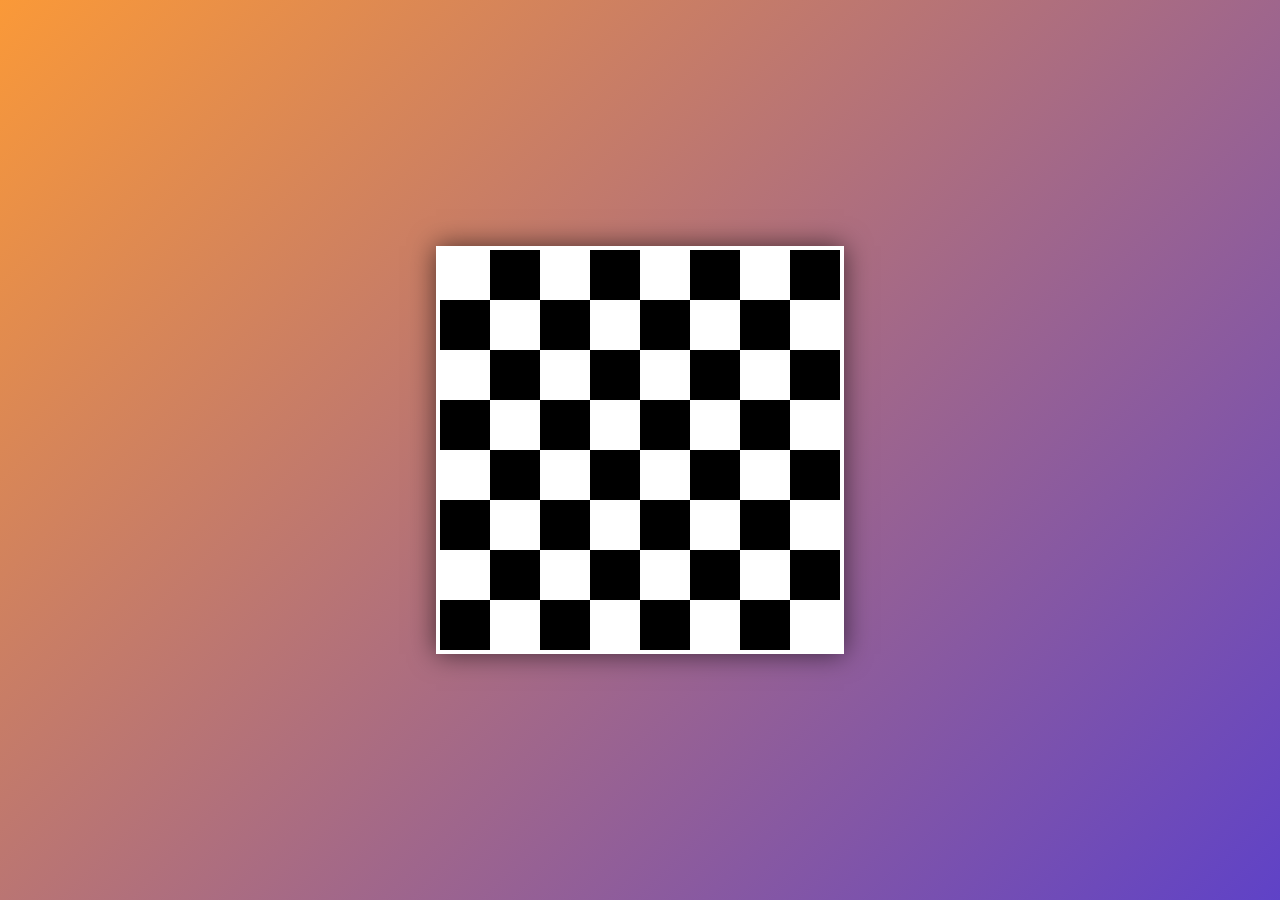
<file: CHESSBOARD/INDEX.html>
<!DOCTYPE html>
<html lang="en">
<head>
  <meta charset="UTF-8">
  <meta name="viewport" content="width=device-width, initial-scale=1">
  <title>Chess Board</title>
  <link rel="stylesheet" href="style.css">
</head>
<body>
  <div class="chessboard">
    <div class="white"></div><div class="black"></div><div class="white"></div><div class="black"></div>
    <div class="white"></div><div class="black"></div><div class="white"></div><div class="black"></div>
    
    <div class="black"></div><div class="white"></div><div class="black"></div><div class="white"></div>
    <div class="black"></div><div class="white"></div><div class="black"></div><div class="white"></div>
    
    <div class="white"></div><div class="black"></div><div class="white"></div><div class="black"></div>
    <div class="white"></div><div class="black"></div><div class="white"></div><div class="black"></div>
    
    <div class="black"></div><div class="white"></div><div class="black"></div><div class="white"></div>
    <div class="black"></div><div class="white"></div><div class="black"></div><div class="white"></div>
    
    <div class="white"></div><div class="black"></div><div class="white"></div><div class="black"></div>
    <div class="white"></div><div class="black"></div><div class="white"></div><div class="black"></div>
    
    <div class="black"></div><div class="white"></div><div class="black"></div><div class="white"></div>
    <div class="black"></div><div class="white"></div><div class="black"></div><div class="white"></div>
    
    <div class="white"></div><div class="black"></div><div class="white"></div><div class="black"></div>
    <div class="white"></div><div class="black"></div><div class="white"></div><div class="black"></div>
    
    <div class="black"></div><div class="white"></div><div class="black"></div><div class="white"></div>
    <div class="black"></div><div class="white"></div><div class="black"></div><div class="white"></div>
  </div>
</body>
</html>
</file>
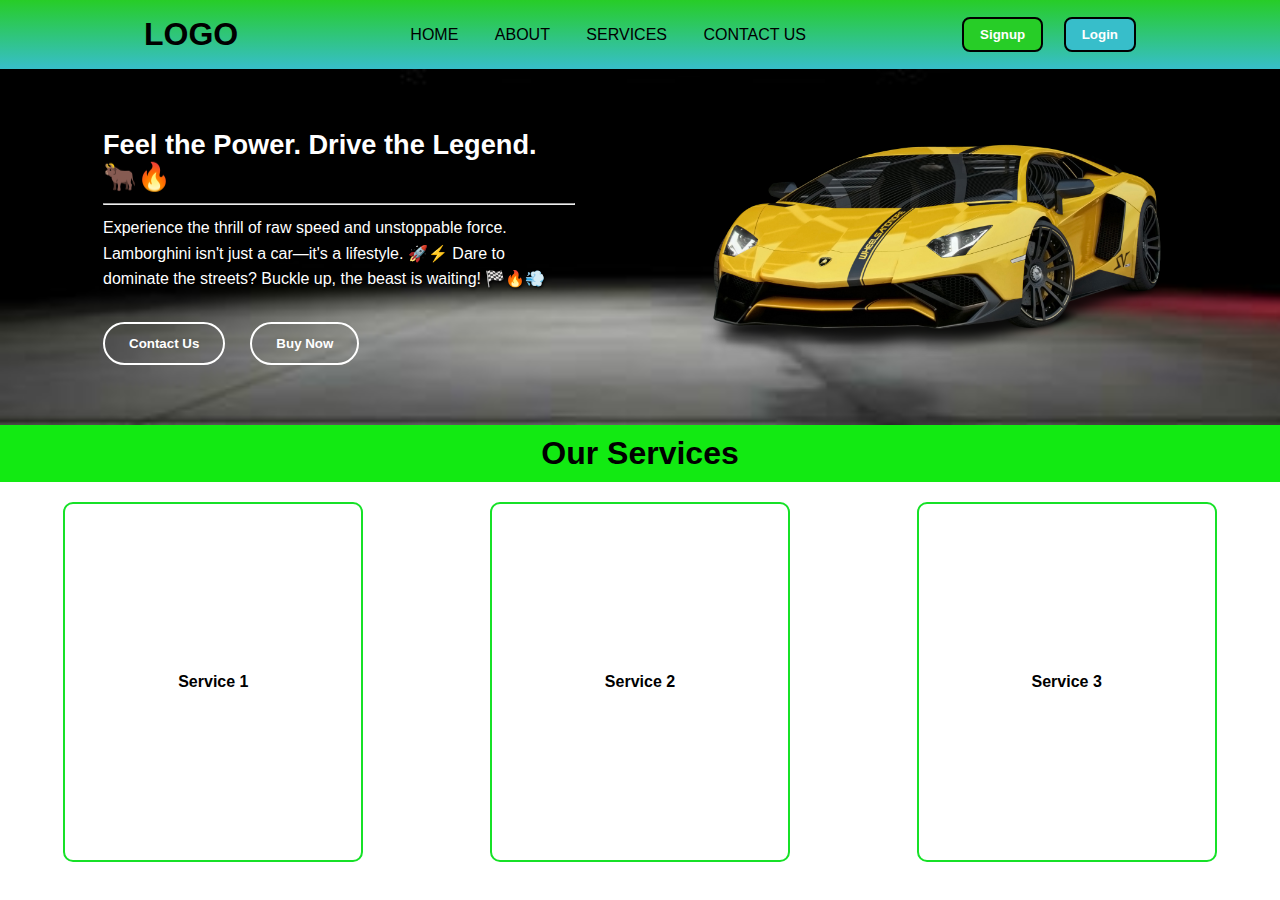
<file: logo/index.html>
<!DOCTYPE html>
<html lang="en">
  <head>
    <meta charset="UTF-8" />
    <meta name="viewport" content="width=device-width, initial-scale=1.0" />
    <title>Lamborghini Showcase</title>
    <link rel="stylesheet" href="style.css" />
  </head>
  <body>
    <div id="header-container">
      <header>
        <h1>LOGO</h1>
        <nav>
          <li><a href="">HOME</a></li>
          <li><a href="">ABOUT</a></li>
          <li><a href="">SERVICES</a></li>
          <li><a href="">CONTACT US</a></li>
        </nav>
        <div id="header-btn-container">
          <button id="signup">Signup</button>
          <button id="login">Login</button>
        </div>
      </header>
    </div>

    <div id="main-container">
      <div class="hi">
        <h1>Feel the Power. Drive the Legend. 🐂🔥</h1>
        <hr />
        <p>
          Experience the thrill of raw speed and unstoppable force. Lamborghini
          isn't just a car—it's a lifestyle. 🚀⚡ Dare to dominate the streets?
          Buckle up, the beast is waiting! 🏁🔥💨
        </p>

        <div class="cta-buttons">
          <button class="rounded-btn">Contact Us</button>
          <button class="rounded-btn">Buy Now</button>
        </div>
      </div>

      <div class="image">
        <img src="lambo1.png" id="lambo" alt="Lamborghini Beast" />
      </div>
    </div>
    <h1 class="head">Our Services</h1>
    <div class="boxx">
      <div class="box">
        Service 1
        </div>
        <div class="box">
        Service 2
        </div>
        <div class="box">  
        Service 3
          </div>
    </div>
  </body>
</html>
</file>
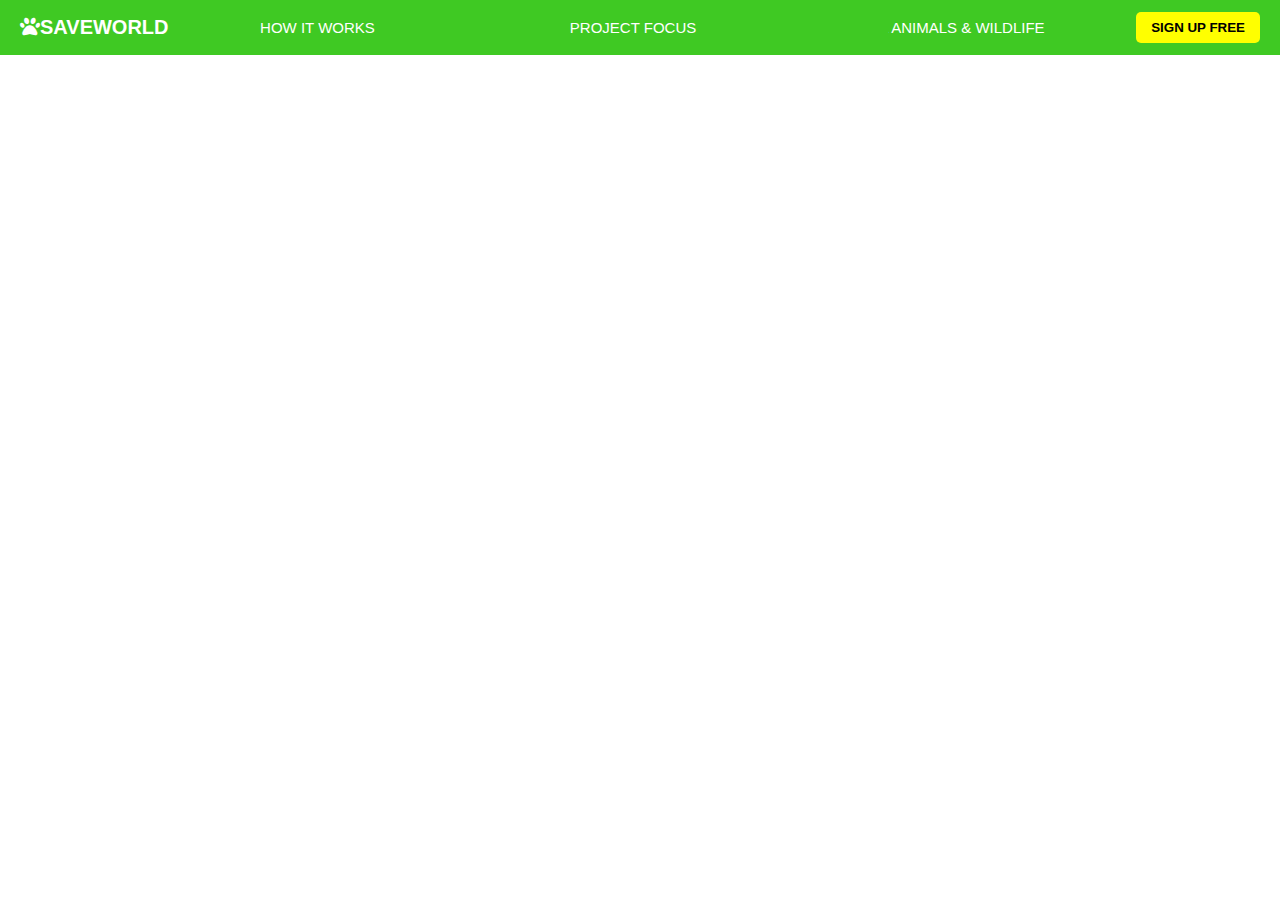
<file: SAVE WORLD/index.html>
<!DOCTYPE html>
<html lang="en">
  <head>
    <meta charset="UTF-8" />
    <meta name="viewport" content="width=device-width, initial-scale=1.0" />
    <link rel="stylesheet" href="style.css" />
    <title>Save World</title>
    <link
      rel="stylesheet"
      href="https://cdnjs.cloudflare.com/ajax/libs/font-awesome/6.7.2/css/all.min.css"
      integrity="sha512-Evv84Mr4kqVGRNSgIGL/F/aIDqQb7xQ2vcrdIwxfjThSH8CSR7PBEakCr51Ck+w+/U6swU2Im1vVX0SVk9ABhg=="
      crossorigin="anonymous"
      referrerpolicy="no-referrer"
    />
  </head>
  <body>
    <nav class="greenbar">

      <div class="logo"><i class="fa-solid fa-paw"></i>SAVE<span>WORLD</span></div>
      <ul class="nav-links">
        <li>HOW IT WORKS</li>
        <li>PROJECT FOCUS</li>
        <li>ANIMALS & WILDLIFE</li>
      </ul>
      <button>SIGN UP FREE</button>
    </nav>
  </body>
</html>
</file>
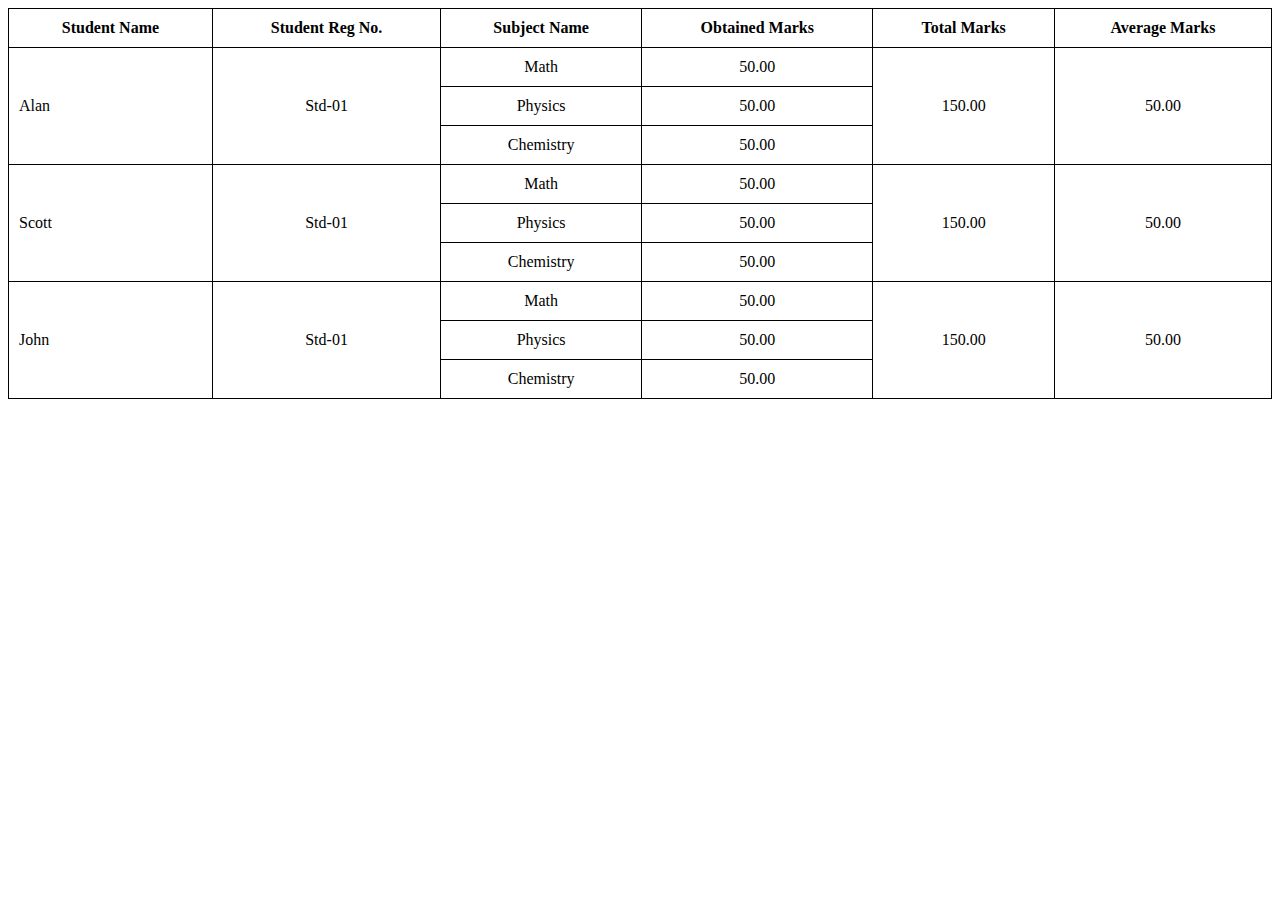
<file: TABLE/index.html>
<!DOCTYPE html>
<html lang="en">
<head>
  <meta charset="UTF-8">
  <title>Student Marks Table</title>
    <link rel="stylesheet" href="style.css">
    

</head>
<body>
  <table>
    <thead>
      <tr>
        <th>Student Name</th>
        <th>Student Reg No.</th>
        <th>Subject Name</th>
        <th>Obtained Marks</th>
        <th>Total Marks</th>
        <th>Average Marks</th>
      </tr>
    </thead>
    <tbody>
  
      <tr>
        <td rowspan="3">Alan</td>
        <td rowspan="3">Std-01</td>
        <td>Math</td>
        <td>50.00</td>
        <td rowspan="3">150.00</td>
        <td rowspan="3">50.00</td>
      </tr>
      <tr>
        <td>Physics</td>
        <td>50.00</td>
      </tr>
      <tr>
        <td>Chemistry</td>
        <td>50.00</td>
      </tr>

    
      <tr>
        <td rowspan="3">Scott</td>
        <td rowspan="3">Std-01</td>
        <td>Math</td>
        <td>50.00</td>
        <td rowspan="3">150.00</td>
        <td rowspan="3">50.00</td>
      </tr>
      <tr>
        <td>Physics</td>
        <td>50.00</td>
      </tr>
      <tr>
        <td>Chemistry</td>
        <td>50.00</td>
      </tr>


      <tr>
        <td rowspan="3">John</td>
        <td rowspan="3">Std-01</td>
        <td>Math</td>
        <td>50.00</td>
        <td rowspan="3">150.00</td>
        <td rowspan="3">50.00</td>
      </tr>
      <tr>
        <td>Physics</td>
        <td>50.00</td>
      </tr>
      <tr>
        <td>Chemistry</td>
        <td>50.00</td>
      </tr>
    </tbody>
  </table>
</body>
</html>
</file>
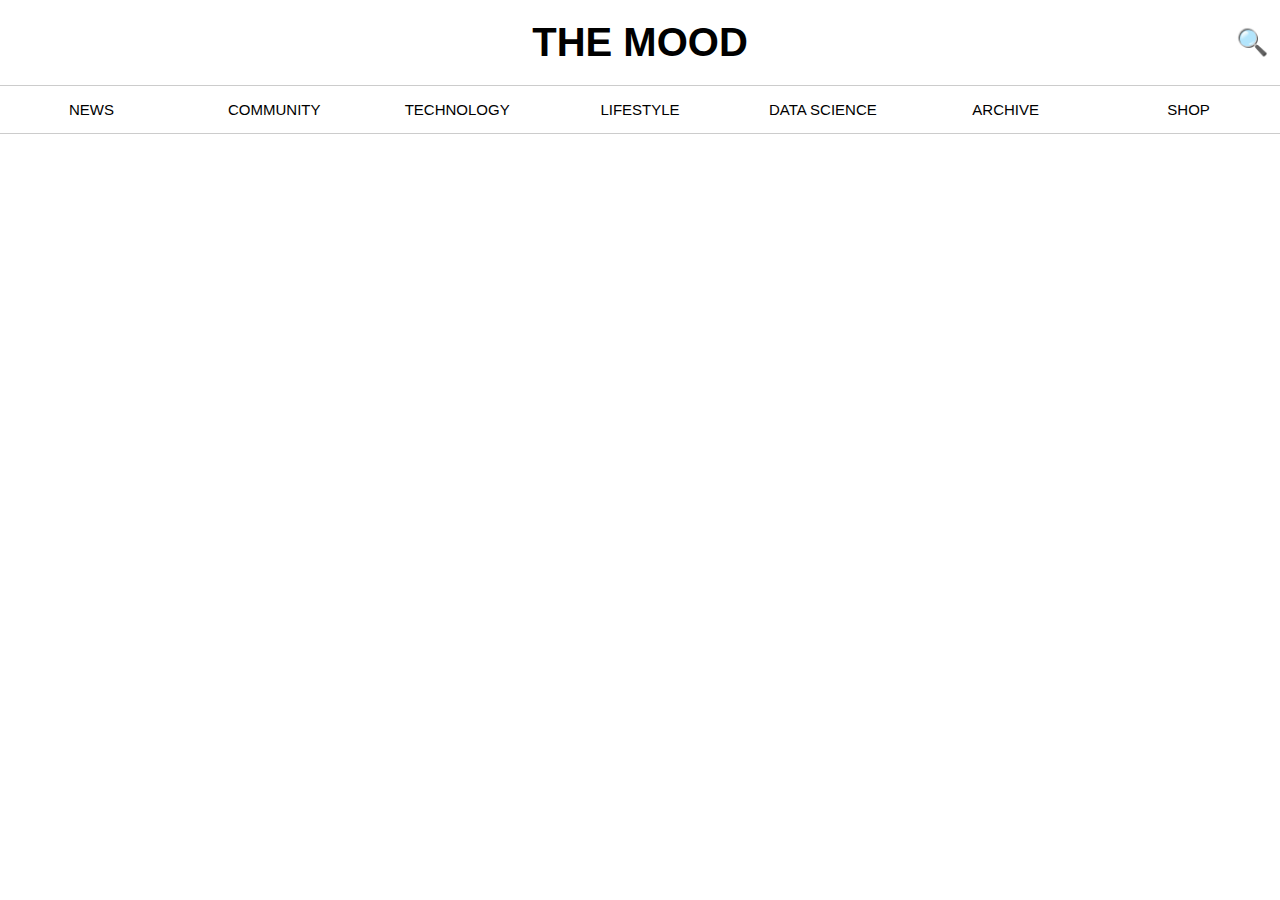
<file: THE MOOD/index.html>
<!DOCTYPE html>
<html lang="en">
<head>
  <meta charset="UTF-8" />
  <meta name="viewport" content="width=device-width, initial-scale=1.0" />
  <link rel="stylesheet" href="style.css" />
  <title>The Mood</title>
</head>
<body>
  <!-- Top header with THE MOOD and search icon -->
  <div class="top-header">
    <div class="center-title">THE MOOD</div>
    <div class="search">&#128269;</div>
  </div>

  <!-- Navigation bar with menu items full-width -->
  <nav class="menu-bar">
    <ul>
      <li>NEWS</li>
      <li>COMMUNITY</li>
      <li>TECHNOLOGY</li>
      <li>LIFESTYLE</li>
      <li>DATA SCIENCE</li>
      <li>ARCHIVE</li>
      <li>SHOP</li>
    </ul>
  </nav>
</body>
</html>
</file>
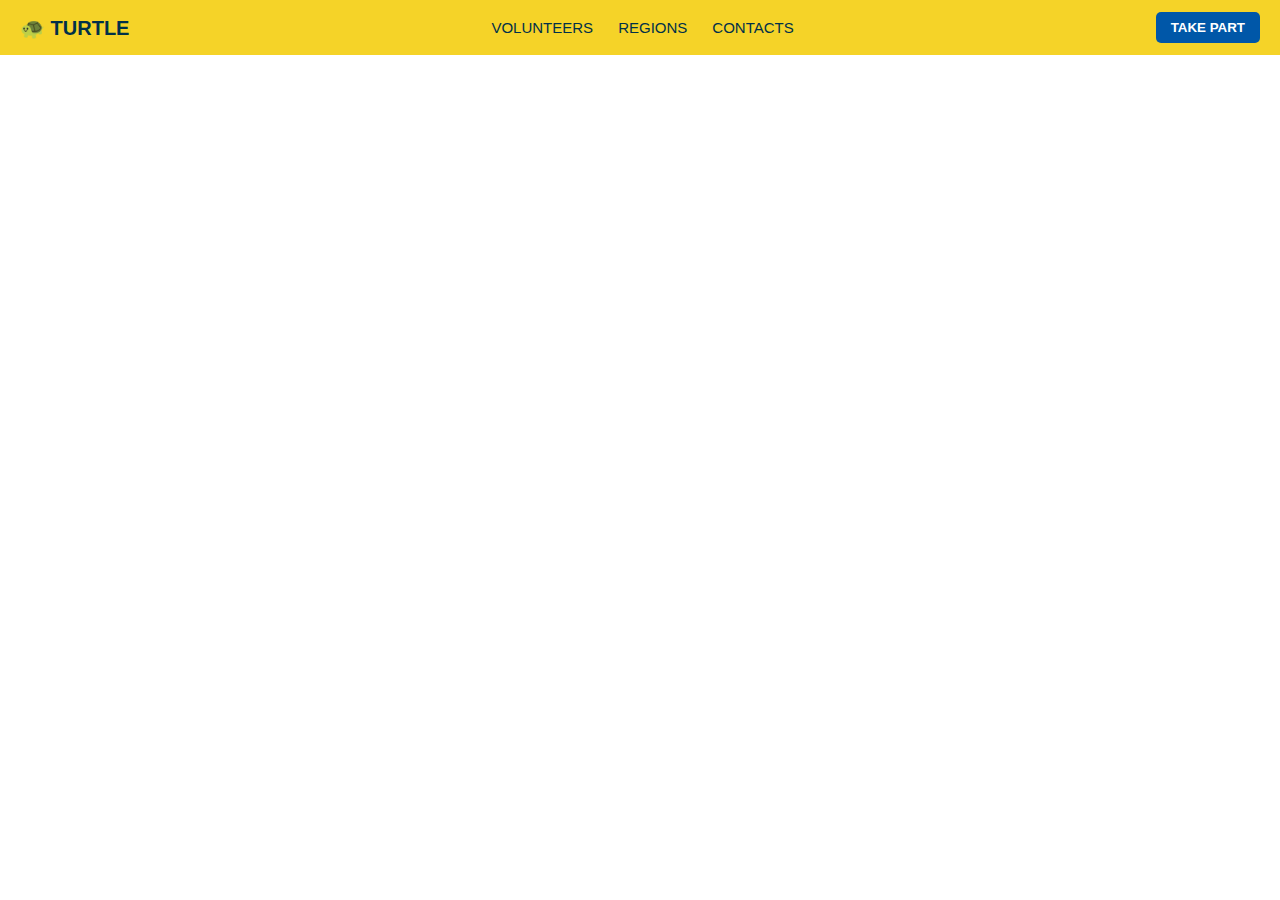
<file: TURTLE/index.html>
<!DOCTYPE html>
<html lang="en">
<head>
  <meta charset="UTF-8" />
  <meta name="viewport" content="width=device-width, initial-scale=1.0" />
  <link rel="stylesheet" href="style.css" />
  <title>Turtle</title>
</head>
<body>
  <nav class="yellowbar">
    <div class="logo">
      🐢 <span>TURTLE</span>
    </div>
    <ul class="nav-links">
      <li>VOLUNTEERS</li>
      <li>REGIONS</li>
      <li>CONTACTS</li>
    </ul>
    <button>TAKE PART</button>
  </nav>
</body>
</html>
</file>
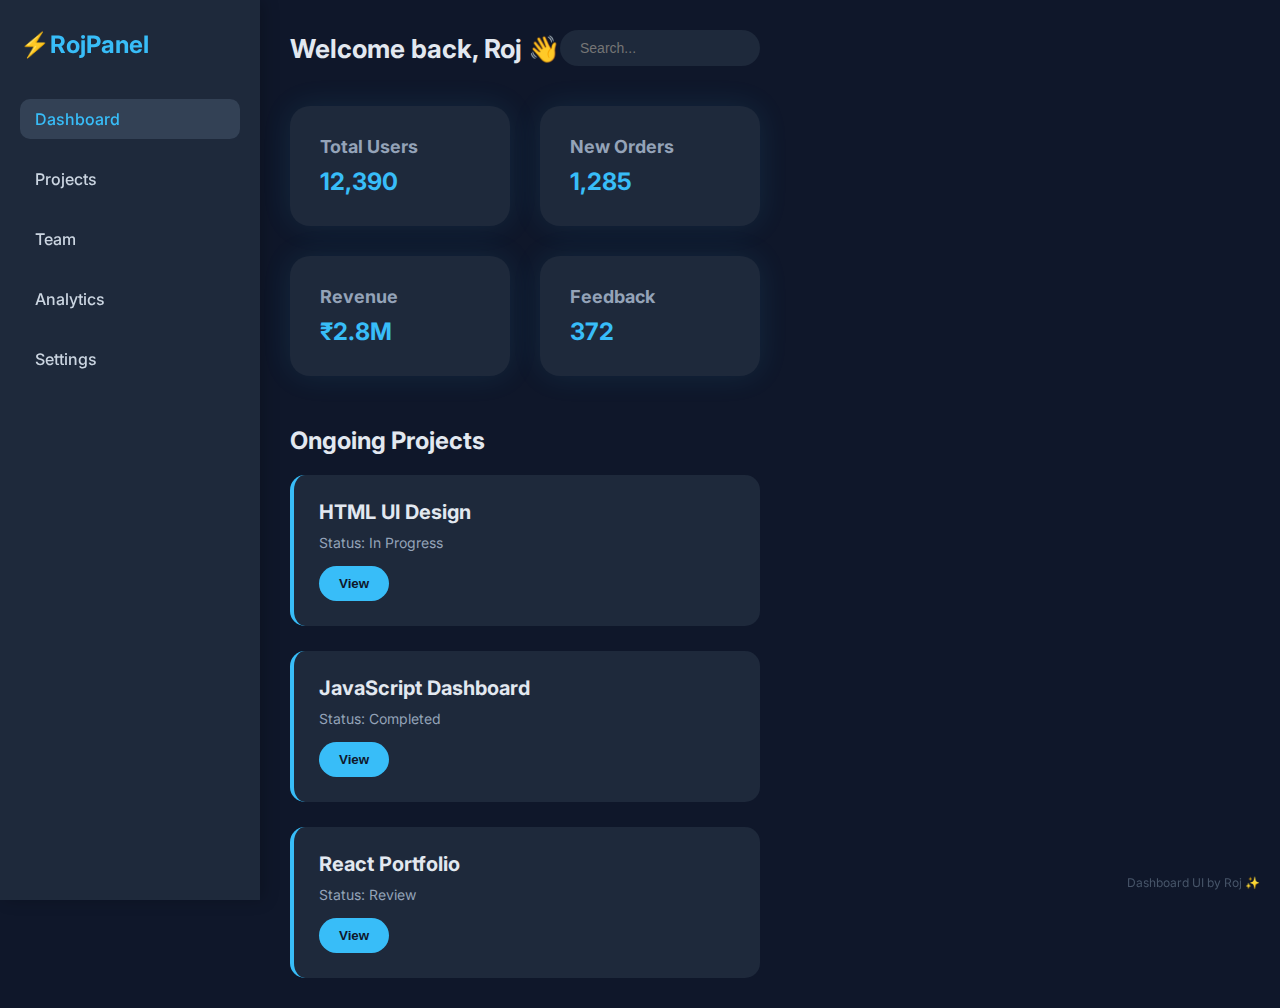
<file: THE MOOD/332/index.html>
<!DOCTYPE html>
<html lang="en">
<head>
  <meta charset="UTF-8" />
  <meta name="viewport" content="width=device-width, initial-scale=1.0"/>
  <title>Dashboard UI</title>
  <link rel="stylesheet" href="style.css" />
  <link rel="preconnect" href="https://fonts.googleapis.com">
  <link href="https://fonts.googleapis.com/css2?family=Inter:wght@300;500;700&display=swap" rel="stylesheet">
</head>
<body>
  <div class="dashboard">
    <aside class="sidebar">
      <h2 class="logo">⚡RojPanel</h2>
      <nav class="menu">
        <a href="#" class="active">Dashboard</a>
        <a href="#">Projects</a>
        <a href="#">Team</a>
        <a href="#">Analytics</a>
        <a href="#">Settings</a>
      </nav>
    </aside>

    <main class="main-content">
      <header class="topbar">
        <h1>Welcome back, Roj 👋</h1>
        <input type="search" placeholder="Search..." />
      </header>

      <section class="stats">
        <div class="card">
          <h3>Total Users</h3>
          <p>12,390</p>
        </div>
        <div class="card">
          <h3>New Orders</h3>
          <p>1,285</p>
        </div>
        <div class="card">
          <h3>Revenue</h3>
          <p>₹2.8M</p>
        </div>
        <div class="card">
          <h3>Feedback</h3>
          <p>372</p>
        </div>
      </section>

      <section class="projects">
        <h2>Ongoing Projects</h2>
        <div class="project-grid">
          <div class="project-card">
            <h4>HTML UI Design</h4>
            <p>Status: In Progress</p>
            <button>View</button>
          </div>
          <div class="project-card">
            <h4>JavaScript Dashboard</h4>
            <p>Status: Completed</p>
            <button>View</button>
          </div>
          <div class="project-card">
            <h4>React Portfolio</h4>
            <p>Status: Review</p>
            <button>View</button>
          </div>
        </div>
      </section>
    </main>
  </div>
</body>
</html>
</file>
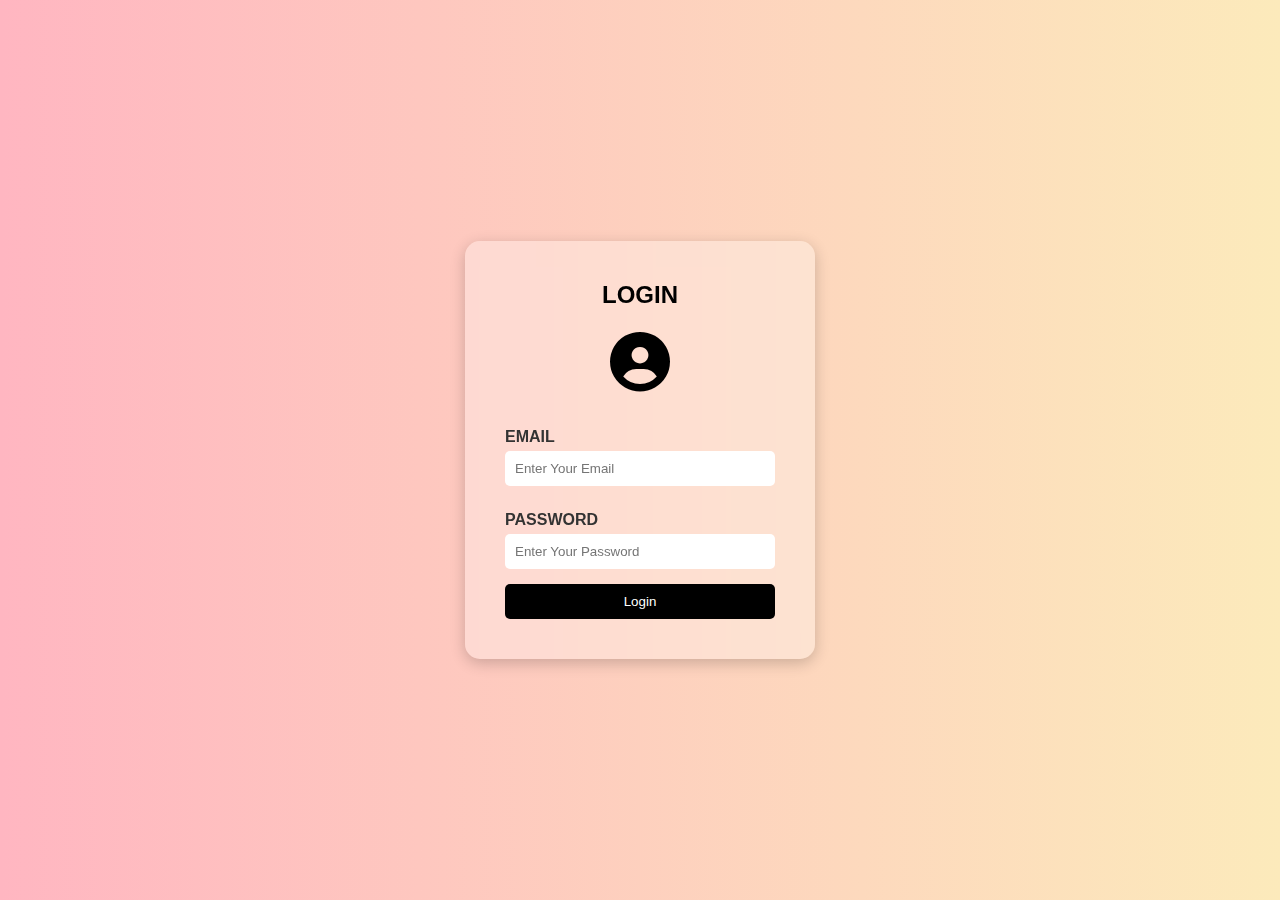
<file: login/login.html>
<!DOCTYPE html>
<html lang="en">
<head>
  <meta charset="UTF-8" />
  <meta name="viewport" content="width=device-width, initial-scale=1.0" />
  <title>Login Form</title>
  <link rel="stylesheet" href="style.css" />
  <link rel="stylesheet" href="https://cdnjs.cloudflare.com/ajax/libs/font-awesome/6.7.2/css/all.min.css" integrity="sha512-Evv84Mr4kqVGRNSgIGL/F/aIDqQb7xQ2vcrdIwxfjThSH8CSR7PBEakCr51Ck+w+/U6swU2Im1vVX0SVk9ABhg==" crossorigin="anonymous" referrerpolicy="no-referrer" />
</head>
<body>
  <div class="login-container">
    <div class="login-box">
      <h2>LOGIN</h2>
      <div class="user-icon">
        <i class="fa-solid fa-circle-user"></i>
      </div>
      <form>
        <label for="email">EMAIL</label>
        <input type="email" id="email" placeholder="Enter Your Email" required />

        <label for="password">PASSWORD</label>
        <input type="password" id="password" placeholder="Enter Your Password" required />

        <button type="submit">Login</button>
      </form>
    </div>
  </div>
</body>
</html>
</file>
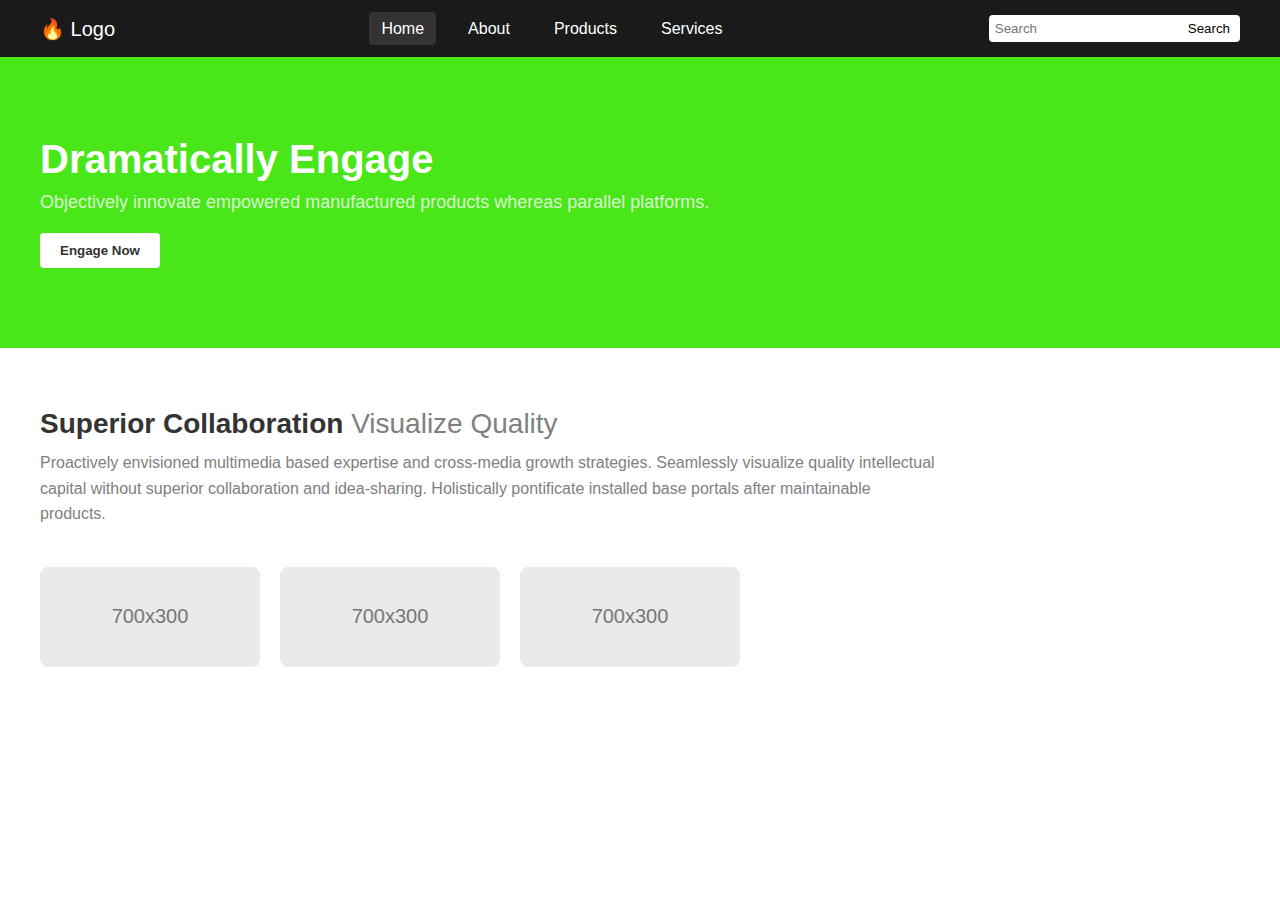
<file: logo/green.html>
<!DOCTYPE html>
<html lang="en">
<head>
  <meta charset="UTF-8" />
  <meta name="viewport" content="width=device-width, initial-scale=1.0"/>
  <title>Dramatically Engage</title>
  <link rel="stylesheet" href="green.css" />
</head>
<body>
  <header>
    <div class="navbar">
      <div class="logo">🔥 Logo</div>
      <nav>
        <ul>
          <li class="active"><a href="#">Home</a></li>
          <li><a href="#">About</a></li>
          <li><a href="#">Products</a></li>
          <li><a href="#">Services</a></li>
        </ul>
      </nav>
      <div class="search">
        <input type="text" placeholder="Search" />
        <button>Search</button>
      </div>
    </div>
  </header>

  <section class="hero">
    <div class="hero-content">
      <h1>Dramatically Engage</h1>
      <p>Objectively innovate empowered manufactured products whereas parallel platforms.</p>
      <button>Engage Now</button>
    </div>
  </section>

  <section class="content">
    <h2>Superior Collaboration <span>Visualize Quality</span></h2>
    <p class="description">
      Proactively envisioned multimedia based expertise and cross-media growth strategies.
      Seamlessly visualize quality intellectual capital without superior collaboration and idea-sharing.
      Holistically pontificate installed base portals after maintainable products.
    </p>
    <div class="cards">
      <div class="card">700x300</div>
      <div class="card">700x300</div>
      <div class="card">700x300</div>
    </div>
  </section>
</body>
</html>
</file>
<file: CHESSBOARD/style.css>
* {
  margin: 0;
  padding: 0;
  box-sizing: border-box;
}

body {
  display: grid;
  place-items: center;
  min-height: 100vh;
  background: linear-gradient(135deg, #fa9938, #5f42c7);
}

.chessboard {
  display: grid;
  grid-template-columns: repeat(8, 50px);
  grid-template-rows: repeat(8, 50px);
  border: 4px solid white;
  box-shadow: 0 0 25px rgba(0, 0, 0, 0.6);
}

.white {
  background-color: #fff;
  width: 50px;
  height: 50px;
}

.black {
  background-color: #000;
  width: 50px;
  height: 50px;
}
</file>
<file: SAVE WORLD/style.css>
body {
  margin: 0;
  font-family: Arial, sans-serif;
}

.greenbar {
  background-color: rgba(38, 194, 7, 0.885);
  display: flex;
  align-items: center;
  justify-content: space-between;
  padding: 12px 20px;
}

.logo {
  font-weight: bold;
  font-size: 20px;
  color: white;
}

.logo span {
  color: #ffffff;
  font-weight: 900;
}

.nav-links {
  list-style: none;
  display: flex;
  gap: 195px;
  margin: 0;
  padding: 0;
}

.nav-links li {
  color: white;
  font-size: 15px;
  cursor: pointer;
}

button {
  background-color: yellow;
  border: none;
  padding: 8px 15px;
  border-radius: 5px;
  font-weight: bold;
  cursor: pointer;
}
</file>
<file: TABLE/style.css>
table {
      width:100% ;
      border-collapse: collapse;
    }

    th, td {
      border: 1px solid black;
      padding: 10px;
      text-align: center;
    }

    th {
      font-weight: bold;
    }

tbody td[rowspan]:first-child {
  text-align: left;
}

td {
  text-align: center;
}
</file>
<file: TURTLE/style.css>
body {
  margin: 0;
  font-family: Arial, sans-serif;
}

.yellowbar {
  background-color: #f5d328;
  display: flex;
  align-items: center;
  justify-content: space-between;
  padding: 12px 20px;
}

.logo {
  font-weight: bold;
  font-size: 20px;
  color: #003049;
}

.logo span {
  font-weight: 800;
}

.nav-links {
  list-style: none;
  display: flex;
  gap: 25px;
  margin: 0;
  padding: 0;
}

.nav-links li {
  color: #003049;
  font-size: 15px;
  cursor: pointer;
}

button {
  background-color: #0057a8;
  color: white;
  border: none;
  padding: 8px 15px;
  border-radius: 5px;
  font-weight: bold;
  cursor: pointer;
}
</file>
<file: login/style.css>
* {
  margin: 0;
  padding: 0;
  box-sizing: border-box;
}

/* Background and Centering */
body {
  font-family: Arial, sans-serif;
  background: linear-gradient(to right, #ffb6c1, #fceabb);
  height: 100vh;
  display: flex;
  justify-content: center;
  align-items: center;
}

/* Outer Container */
.login-container {
  display: flex;
  justify-content: center;
  align-items: center;
  width: 100%;
}

/* Login Box Styling */
.login-box {
  background-color: rgba(255, 255, 255, 0.3);
  padding: 40px;
  border-radius: 15px;
  box-shadow: 0 4px 15px rgba(0, 0, 0, 0.2);
  backdrop-filter: blur(10px);
  width: 350px;
  text-align: center;
}

/* Heading */
.login-box h2 {
  margin-bottom: 20px;
  font-size: 24px;
  font-weight: bold;
  color: #000;
}

/* User Icon */
.user-icon {
  font-size: 60px;
  color: #000;
  margin-bottom: 20px;
}

/* Form Styling */
form {
  display: flex;
  flex-direction: column;
  align-items: stretch;
}

label {
  font-weight: bold;
  text-align: left;
  margin: 10px 0 5px;
  color: #333;
}

input {
  width: 100%;
  padding: 10px;
  border-radius: 5px;
  border: none;
  outline: none;
  margin-bottom: 15px;
}

/* Button Styling */
button {
  padding: 10px 20px;
  background-color: #000;
  color: #fff;
  border: none;
  border-radius: 5px;
  cursor: pointer;
  transition: background 0.3s;
}

button:hover {
  background-color: #333;
}
</file>
<file: logo/green.css>
* {
  margin: 0;
  padding: 0;
  box-sizing: border-box;
  font-family: Arial, sans-serif;
}

body {
  background-color: #fff;
  color: #333;
}

.navbar {
  background-color: #1a1a1a;
  color: #fff;
  display: flex;
  justify-content: space-between;
  align-items: center;
  padding: 15px 40px;
}

.logo {
  font-size: 20px;
}

nav ul {
  list-style: none;
  display: flex;
  gap: 20px;
}

nav ul li a {
  text-decoration: none;
  color: white;
  padding: 8px 12px;
}

nav ul li.active a {
  background-color: #333;
  border-radius: 4px;
}

.search {
  display: flex;
}

.search input {
  padding: 6px;
  border: none;
  border-radius: 4px 0 0 4px;
}

.search button {
  padding: 6px 10px;
  border: none;
  background-color: #fff;
  color: #000;
  border-radius: 0 4px 4px 0;
  cursor: pointer;
}

.hero {
  background-color: #49e619;
  padding: 80px 40px;
  color: white;
}

.hero-content {
  max-width: 800px;
}

.hero h1 {
  font-size: 40px;
  margin-bottom: 10px;
  text-align: left;
}

.hero p {
  font-size: 18px;
  margin-bottom: 20px;
  color: rgba(255, 255, 255, 0.8);
  text-align: left;
}

.hero button {
  padding: 10px 20px;
  border: none;
  background-color: white;
  color: #333;
  font-weight: bold;
  border-radius: 4px;
  cursor: pointer;
  /* transition: background-color 0.3s ease; */
}

.content {
  padding: 60px 40px;
  text-align: left;
  max-width: 1000px;
}

.content h2 {
  font-size: 28px;
  margin-bottom: 10px;
}

.content h2 span {
  color: gray;
  font-weight: normal;
}

.description {
  color: gray;
  font-size: 16px;
  line-height: 1.6;
  margin-bottom: 40px;
  max-width: 900px;
}

.cards {
  display: flex;
  gap: 20px;
  flex-wrap: wrap;
}

.card {
  width: 220px;
  height: 100px;
  background-color: #eaeaea;
  display: flex;
  align-items: center;
  justify-content: center;
  color: #777;
  font-size: 20px;
  border-radius: 8px;
}
button:hover {
  background-color: #333;
  color: rgb(184, 236, 64);
  transform: scale(1.05);
  transition: all 0.3s ease;
  
}
nav ul li a:hover {
  background-color: #333;
  color: rgb(224, 224, 7);
  border-radius: 4px;
}
</file>
<file: logo/style.css>
/* RESET + BASE */
* {
  margin: 0;
  padding: 0;
  box-sizing: border-box;
  font-family: sans-serif;
}

/* HEADER SECTION */
#header-container {
  background: linear-gradient(#27cd27, #37beca);
}

header {
  display: flex;
  justify-content: space-between;
  width: 80%;
  margin: 0 auto;
  align-items: center;
  padding: 1rem;
}

/* NAVIGATION */
nav > li {
  display: inline-block;
}

nav a {
  text-decoration: none;
  color: black;
  padding: 8px;
  transition: 0.3s;
  margin-left: 16px;
}

nav a:hover {
  color: rgb(0, 4, 255);
  background-color: #deec0f;
  border-radius: 25px;
}

/* HEADER BUTTONS */
#signup,
#login {
  padding: 8px 16px;
  border: 2px solid black;
  border-radius: 8px;
  font-weight: bold;
  color: #fff;
}

#signup {
  background-color: #27cd27;
  margin-right: 16px;
}

#login {
  background-color: #37beca;
}

#signup:hover {
  background-color: #ec160e;
}

#login:hover {
  background-color: #e27521;
}

/* MAIN CONTAINER WITH BACKGROUND IMAGE */
#main-container {
  display: flex;
  justify-content: center;
  align-items: center;
  padding: 40px 0;
  background-image: url("s3.jpg");
  background-size: cover;
  background-position: center;
  flex-wrap: wrap;
  gap: 90px;
}

/* SLOGAN TEXT */
.hi {
  width: 40%;
  color: white;
  text-shadow: 1px 1px 3px black;
  padding: 20px;
}

.hi h1 {
  font-size: 1.7rem;
  margin-bottom: 10px;
}

.hi p {
  margin-top: 10px;
  line-height: 1.6;
}

/* ROUNDED BUTTONS */
.hi button {
  padding: 12px 24px;
  margin: 10px 10px 0 0;
  border-radius: 30px;
  border: 2px solid white;
  background-color: transparent;
  color: white;
  font-weight: bold;
  transition: all 0.3s ease;
  cursor: pointer;
}

.hi button:hover {
  background-color: white;
  color: black;
  transform: scale(1.05);
}

/* LAMBORGHINI IMAGE */
.image {
  width: 40%;
  display: flex;
  justify-content: center;
  align-items: center;
}

#lambo {
  width: 100%;
  max-width: 500px;
  height: auto;
}
.cta-buttons {
  margin-top: 20px;
  display: flex;
  gap: 15px;
}
.rounded-btn {
  background-color: transparent;
  border: 2px solid white;
  color: white;
  padding: 10px 22px;
  border-radius: 25px;
  font-weight: 600;
  cursor: pointer;
  transition: all 0.3s ease;
}

.rounded-btn:hover {
  background-color: white;
  color: #000;
}
.head {
  text-align: center;
  margin-bottom: 20px;
  padding: 10px;
  background-color: #12ea12;
}
.boxx > div {
  width: 300px;
  margin: 0 auto;
  padding: 20px;
  border: solid 2px #16e127;
  border-radius: 10px;
  display: flex;
  height: 40vh;
  font-weight: bold;
  align-items: center;
  justify-content: center;
  font-family: 'Lucida Sans', 'Lucida Sans Regular', 'Lucida Grande', 'Lucida Sans Unicode', Geneva, Verdana, sans-serif;

}

.boxx {
  display: flex;
}
</file>
<file: THE MOOD/style.css>
/* Reset and base styles */
body {
  margin: 0;
  font-family:'Franklin Gothic Medium', 'Arial Narrow', Arial, sans-serif, monospace;
}

/* Top header: THE MOOD + search icon */
.top-header {
  display: flex;
  justify-content: center;
  align-items: center;
  position: relative;
  width: 100%;
  padding: 20px 0;
  border-bottom: 1px solid #ccc;
  background-color: white;
}

.center-title {
  font-size: 40px;
  font-weight: bold;
}

.search {
    position: absolute;
    right: 12px;
    font-size: 26px;
    cursor: pointer;
}

/* Navigation bar with full-width menu */
.menu-bar {
  width: 100%;
  border-bottom: 1px solid #ccc;
  background-color: white;
}

.menu-bar ul {
  display: grid;
  grid-template-columns: repeat(7, 1fr);
  list-style: none;
  padding: 0;
  margin: 0;
}

.menu-bar li {
  text-align: center;
  font-size: 15px;
  cursor: pointer;
  padding: 15px 0;
}


/* Remove last right border */
.menu-bar li:last-child {
  border-right: none;
}
</file>
<file: THE MOOD/332/style.css>
/* RESET */
* {
  margin: 0;
  padding: 0;
  box-sizing: border-box;
}

body {
  font-family: 'Inter', sans-serif;
  background: #0f172a;
  color: #e2e8f0;
  min-height: 100vh;
  display: flex;
}

/* SIDEBAR */
.sidebar {
  background: #1e293b;
  padding: 30px 20px;
  width: 260px;
  height: 100vh;
  position: fixed;
  left: 0;
  top: 0;
  display: flex;
  flex-direction: column;
  gap: 40px;
  box-shadow: 4px 0 15px rgba(0, 0, 0, 0.2);
}

.logo {
  font-size: 24px;
  font-weight: 700;
  color: #38bdf8;
}

.menu {
  display: flex;
  flex-direction: column;
  gap: 20px;
}

.menu a {
  text-decoration: none;
  color: #cbd5e1;
  font-weight: 500;
  transition: 0.3s;
  padding: 10px 15px;
  border-radius: 10px;
}

.menu a:hover,
.menu a.active {
  background: #334155;
  color: #38bdf8;
}

/* MAIN CONTENT */
.main-content {
  margin-left: 260px;
  padding: 30px;
  width: calc(100% - 260px);
}

.topbar {
  display: flex;
  justify-content: space-between;
  align-items: center;
  margin-bottom: 40px;
}

.topbar h1 {
  font-size: 26px;
}

.topbar input {
  padding: 10px 20px;
  border: none;
  border-radius: 30px;
  outline: none;
  font-size: 14px;
  background: #1e293b;
  color: #e2e8f0;
  width: 200px;
  transition: 0.3s ease;
}

.topbar input:focus {
  background: #334155;
  width: 250px;
}

/* STATS */
.stats {
  display: grid;
  grid-template-columns: repeat(auto-fit, minmax(200px, 1fr));
  gap: 30px;
  margin-bottom: 50px;
}

.card {
  background: #1e293b;
  padding: 30px;
  border-radius: 20px;
  box-shadow: 0 0 30px rgba(56, 189, 248, 0.1);
  transition: transform 0.3s ease, box-shadow 0.3s ease;
}

.card:hover {
  transform: translateY(-10px);
  box-shadow: 0 0 40px rgba(56, 189, 248, 0.3);
}

.card h3 {
  font-size: 18px;
  margin-bottom: 10px;
  color: #94a3b8;
}

.card p {
  font-size: 24px;
  font-weight: 700;
  color: #38bdf8;
}

/* PROJECTS */
.projects h2 {
  font-size: 24px;
  margin-bottom: 20px;
}

.project-grid {
  display: grid;
  grid-template-columns: repeat(auto-fit, minmax(250px, 1fr));
  gap: 25px;
}

.project-card {
  background: #1e293b;
  padding: 25px;
  border-radius: 15px;
  transition: 0.3s;
  position: relative;
  border-left: 4px solid #38bdf8;
}

.project-card h4 {
  font-size: 20px;
  margin-bottom: 10px;
}

.project-card p {
  font-size: 14px;
  margin-bottom: 15px;
  color: #94a3b8;
}

.project-card button {
  padding: 10px 20px;
  border: none;
  background: #38bdf8;
  color: #0f172a;
  font-weight: bold;
  border-radius: 30px;
  cursor: pointer;
  transition: 0.3s;
}

.project-card button:hover {
  background: #0ea5e9;
}

/* RESPONSIVE */
@media (max-width: 768px) {
  .main-content {
    margin-left: 0;
    width: 100%;
  }

  .sidebar {
    display: none;
  }

  .topbar {
    flex-direction: column;
    align-items: flex-start;
    gap: 15px;
  }

  .topbar input {
    width: 100%;
  }

  .stats {
    grid-template-columns: 1fr 1fr;
  }

  .project-grid {
    grid-template-columns: 1fr;
  }
}

/* Footer or Extra */
body::after {
  content: "Dashboard UI by Roj ✨";
  position: fixed;
  bottom: 10px;
  right: 20px;
  font-size: 12px;
  color: #475569;
}
</file>
